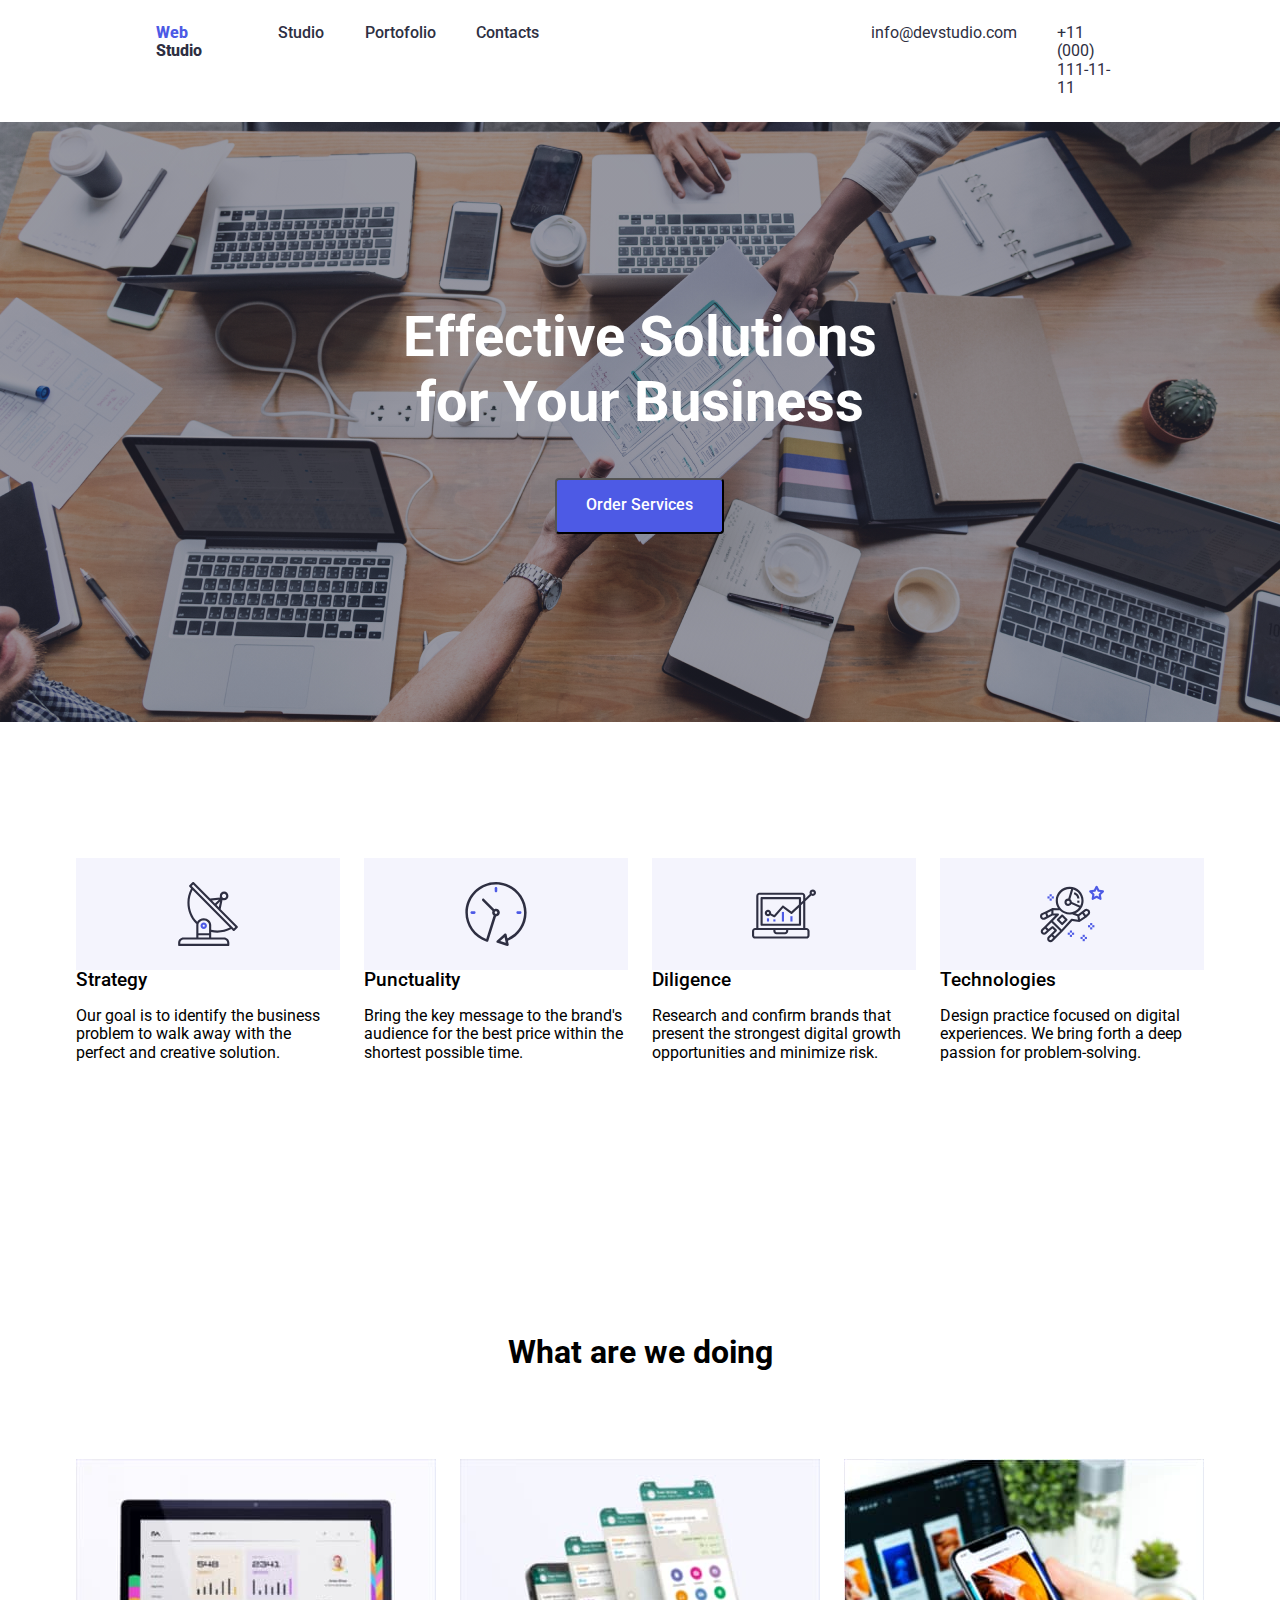
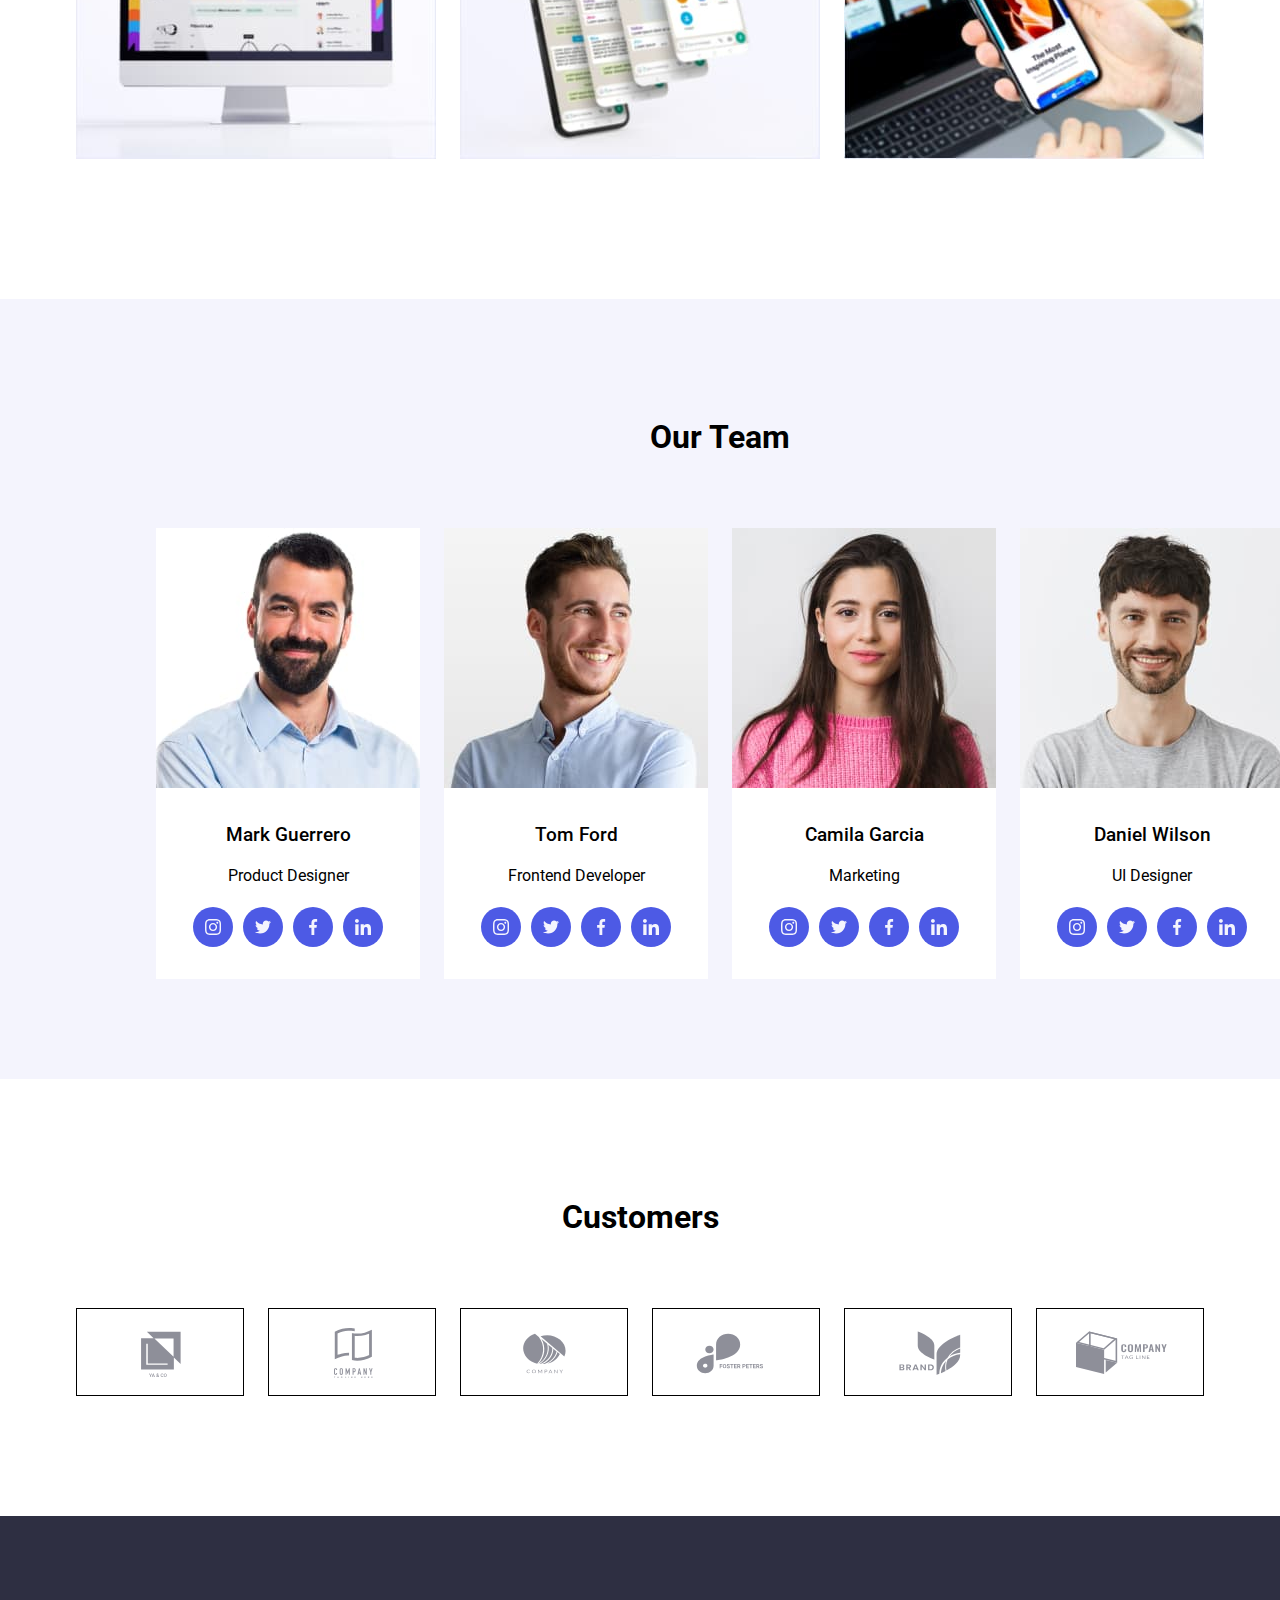
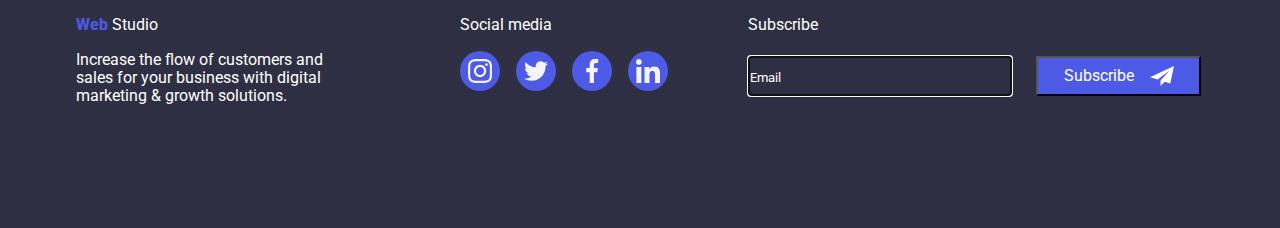
<file: index.html>
<!DOCTYPE html>
<html lang="en">
  <head>
    <meta charset="UTF-8" />
    <meta name="viewport" content="width=device-width, initial-scale=1.0" />
    <title>Tema 6</title>
    <link rel="preconnect" href="https://fonts.googleapis.com" />
    <link rel="preconnect" href="https://fonts.gstatic.com" crossorigin />
    <link
      href="https://fonts.googleapis.com/css2?family=Raleway:ital,wght@0,100..900;1,100..900&family=Roboto:ital,wght@0,100;0,300;0,400;0,500;0,700;0,900;1,100;1,300;1,400;1,500;1,700;1,900&display=swap"
      rel="stylesheet"
    />
    <link rel="stylesheet" href="css/style.css" />
    <link rel="stylesheet" href="css/modern.normalize.css" />
  </head>
  <body>
    <div class="container-index">
      <header class="index-header">
        <a class="logo" href="index.html">
          <span class="web">Web</span>
          <span class="studio">Studio</span>
        </a>

        <nav>
          <ul class="nav-bar">
            <li><a class="active-link" href="index.html">Studio</a></li>
            <li><a class="active-link" href="portfolio.html">Portofolio</a></span></li>
            <li><a class="active-link" href="contacts.html">Contacts</a></li>
          </ul>
        </nav>

        <a class="a-contact mail" href="mailto:info@devstudio.com"
          >info@devstudio.com</a
        >
        <a class="a-contact tel" href="tel:+11(000)111-11-11"
          >+11 (000) 111-11-11</a
        >
      </header>
    </div>

    <main>
      <div class="container-upperhero">
        <section class="font-hero-up">
          <div class="container-hero">
            <h1 class="h1-hero">Effective Solutions for Your Business</h1>
            <button class="button-1" type="button" data-modal-open>Order Services</button>
          </div>
              <div class="modal is-hidden" data-modal>
                <div class="modal-content">
                  <button class="close-btn" data-modal-close>&times;</button>
          <p class="modal-text"><strong>Leave your contacts and we will call you back</strong></p>
          <form name="signup_form" class="exemple-form">
            <div role="group" class="form-group">
              <label class="label-tag" for="name"><small>Name</small></label>
              <div class="input-modal">
              <svg class="icon-modal">
                <use href="/icons/symbol-defs4.svg#icon-Frame-1"></use>
                </svg>
              <input type="text" id="name" autocomplete="off" autofocus class="caret-form">
              </div>
            </div>
            <div role="group" class="form-group">
              <label class="label-tag" for="phone"><small>Phone</small></label>
              <div class="input-modal">
              <svg class="icon-modal">
                <use href="/icons/symbol-defs4.svg#icon-phone-black-18dp-1"></use>
                </svg>
              <input type="tel" id="phone" autocomplete="tel" autofocus class="caret-form">
              </div>
            </div>
            <div role="group" class="form-group">
              <label class="label-tag" for="email"><small>Email</small></label>
              <div class="input-modal">
              <svg class="icon-modal">
                <use href="/icons/symbol-defs4.svg#icon-email-black-18dp-1"></use>
                </svg>
              <input type="email" id="email" autocomplete="off" autofocus class="caret-form">
              </div>
            </div>
            <div role="group" class="form-group">
              <label class="label-tag" for="comment"><small>Comment</small></label>
              <textarea id="comment" autocomplete="off" placeholder="Text input" class="caret-form1" rows="5"></textarea>
            </div>
            <label class="agree-check">
            <input
          type="checkbox"
          class="checkmark"
          name="agreement"
          value="agree"
          />
          <span class="service-text">
          <small>I accept the terms and conditions of the <u><span class="text-check">Privacy Policy</span></u>.</small>
          </span>
            </label>
            <div class="modal-btn">
              <input class="modal-btn2" type="submit" value="Send">
            </div>
          </form>
                </div> 
              </div>
        </section>
      </div>
      <section class="section-describe">                      
            <div class="container-sh">
          <ul class="describe">
            <div class="sh-svg-list">
            <span class="svg-container">
            <svg class="icon-class">
                  <use class="icon-symbol" href="./icons/symbol-defs3.svg#icon-antenna1">
                  </use>
                </svg>
              </span>
          <li class="li-sub-hero lsh1">
              <h3 class="h3-sections">Strategy</h3>
              <p class="p-desciption">
                Our goal is to identify the business problem to walk away with
                the perfect and creative solution.
              </p>
              </div>            
          </li>
          <div class="sh-svg-list">
          <span class="svg-container">
          <svg class="icon-class">
                  <use class="icon-symbol" href="./icons/symbol-defs3.svg#icon-clock1"></use>
                  </use>
            </svg>
            </span>
            <li class="li-sub-hero lsh2">
              <h3 class="h3-sections">Punctuality</h3>
              <p class="p-desciption">
                Bring the key message to the brand's audience for the best price
                within the shortest possible time.
              </p> 
              </div>           
          </li>
          <div class="sh-svg-list">
          <span class="svg-container">
          <svg class="icon-class">
                  <use class="icon-symbol" href="./icons/symbol-defs3.svg#icon-diagram1">
                  </use>
            </svg>
            </span>            
          <li class="li-sub-hero lsh3">
              <h3 class="h3-sections">Diligence</h3>
              <p class="p-desciption">
                Research and confirm brands that present the strongest digital
                growth opportunities and minimize risk.
              </p>
              </div>
            </li>
            <div class="sh-svg-list">
              <span class="svg-container">
            <svg class="icon-class">
                  <use class="icon-symbol" href="./icons/symbol-defs3.svg#icon-astronaut1">
                  </use>
            </svg>
            </span>
            <li class="li-sub-hero">          
              <h3 class="h3-sections">Technologies</h3>
              <p class="p-desciption">
                Design practice focused on digital experiences. We bring forth a
                deep passion for problem-solving.
              </p>
              </div>
            </li>
          </ul>
        </div>
      </section>

      <section class="section-WAWD">
        <div class="container">
          <div class="cont-mis">
            <h2 class="h2-mission">What are we doing</h2>
          </div>
          <ul class="WAWD-img">
            <li class="li-WAWD1">
              <img src="images/Rectangle71.jpg" alt="img1" width="360" />
            </li>
            <li class="li-WAWD2">
              <img src="images/img2.jpg" alt="img2" width="360" />
            </li>
            <li class="li-WAWD3">
              <img src="images/img3.jpg" alt="img3" width="360" />
            </li>
          </ul>
        </div>
      </section>
      
      <section class="font-team">
            <h2 class="h2-mission">Our Team</h2>
          <ul class="team-list">
          <li class="team-member">
          <img src="images/img.jpg" alt="Mark" width="264" />
          <div class="cont-details-img">
            <h3 class="h3-names">Mark Guerrero</h3>
            <h4 class="h4-jobs">Product Designer</h4>
            <div class="icons-list">
              <a href="https://www.instagram.com/" target="_blank" class="icon" aria-label="instagram-link">
                <svg>
                  <use href="./icons/symbol-defs.svg#icon-instagram">
                  </use>
                </svg>
              </a>
              <a href="https://www.twitter.com/" target="_blank" class="icon" aria-label="twitter-link">
                <svg>
                  <use href="./icons/symbol-defs.svg#icon-twitter">
                  </use>
                </svg>
              </a>
              <a href="https://www.facebook.com/" target="_blank" class="icon" aria-label="facebook-link">
                <svg>
                  <use href="./icons/symbol-defs.svg#icon-facebook">                    
                  </use>
                </svg>
              </a>
              <a href="https://www.linkedin.com/" target="_blank" class="icon" aria-label="linkedin-link">
                <svg>
                  <use href="./icons/symbol-defs.svg#icon-linkedin">
                  </use>
                </svg>
              </a>
            </div>
          </li>
          </div>
          <li class="team-member">
          <img src="images/img(1).jpg" alt="Tom" width="264" />
          <div class="cont-details-img">
            <h3 class="h3-names">Tom Ford</h3>
            <h4 class="h4-jobs">Frontend Developer</h4>            <div class="icons-list">
              <a href="https://www.instagram.com/" target="_blank" class="icon" aria-label="instagram-link">
                <svg>
                  <use href="./icons/symbol-defs.svg#icon-instagram">
                  </use>
                </svg>
              </a>
              <a href="https://www.twitter.com/" target="_blank" class="icon" aria-label="twitter-link">
                <svg>
                  <use href="./icons/symbol-defs.svg#icon-twitter">
                  </use>
                </svg>
              </a>
              <a href="https://www.facebook.com/" target="_blank" class="icon" aria-label="facebook-link">
                <svg>
                  <use href="./icons/symbol-defs.svg#icon-facebook">                    
                  </use>
                </svg>
              </a>
              <a href="https://www.linkedin.com/" target="_blank" class="icon" aria-label="linkedin-link">
                <svg>
                  <use href="./icons/symbol-defs.svg#icon-linkedin">
                  </use>
                </svg>
              </a>
            </div>
          </li>
          </div>
          <li class="team-member">
          <img src="images/img(2).jpg" alt="Camila" width="264" />
          <div class="cont-details-img">
            <h3 class="h3-names">Camila Garcia</h3>
            <h4 class="h4-jobs">Marketing</h4>            <div class="icons-list">
              <a href="https://www.instagram.com/" target="_blank" class="icon" aria-label="instagram-link">
                <svg>
                  <use href="./icons/symbol-defs.svg#icon-instagram">
                  </use>
                </svg>
              </a>
              <a href="https://www.twitter.com/" target="_blank" class="icon" aria-label="twitter-link">
                <svg>
                  <use href="./icons/symbol-defs.svg#icon-twitter">
                  </use>
                </svg>
              </a>
              <a href="https://www.facebook.com/" target="_blank" class="icon" aria-label="facebook-link">
                <svg>
                  <use href="./icons/symbol-defs.svg#icon-facebook">                    
                  </use>
                </svg>
              </a>
              <a href="https://www.linkedin.com/" target="_blank" class="icon" aria-label="linkedin-link">
                <svg>
                  <use href="./icons/symbol-defs.svg#icon-linkedin">
                  </use>
                </svg>
              </a>
            </div>
          </li>
          </div>
          <li class="team-member">
          <img src="images/img(3).jpg" alt="Daniel" width="264" />
          <div class="cont-details-img">
            <h3 class="h3-names">Daniel Wilson</h3>
            <h4 class="h4-jobs">UI Designer</h4>            <div class="icons-list">
              <a href="https://www.instagram.com/" target="_blank" class="icon" aria-label="instagram-link">
                <svg>
                  <use href="./icons/symbol-defs.svg#icon-instagram">
                  </use>
                </svg>
              </a>
              <a href="https://www.twitter.com/" target="_blank" class="icon" aria-label="twitter-link">
                <svg>
                  <use href="./icons/symbol-defs.svg#icon-twitter">
                  </use>
                </svg>
              </a>
              <a href="https://www.facebook.com/" target="_blank" class="icon" aria-label="facebook-link">
                <svg>
                  <use href="./icons/symbol-defs.svg#icon-facebook">                    
                  </use>
                </svg>
              </a>
              <a href="https://www.linkedin.com/" target="_blank" class="icon" aria-label="linkedin-link">
                <svg>
                  <use href="./icons/symbol-defs.svg#icon-linkedin">
                  </use>
                </svg>
              </a>
            </div>
          </li>
          </ul>
          </div>
        </section>
      </div>

      <section class="customers">
            <h2 class="h2-mission">Customers</h2>
            <div class="logos-list">
              <li class="logo-simbol">
                <svg>
                  <use href="./icons/symbol-defs2.svg#icon-Logo-1" >
                  </use>
                </svg>
              </li>
              <li class="logo-simbol">
                <svg>
                  <use href="./icons/symbol-defs2.svg#icon-Logo-2" >
                  </use>
                </svg>
              </li>
              <li class="logo-simbol">
                <svg>
                  <use href="./icons/symbol-defs2.svg#icon-Logo-3" >
                  </use>
                </svg>
              </li>
              <li class="logo-simbol">
                <svg>
                  <use href="./icons/symbol-defs2.svg#icon-Logo-4" >
                  </use>
                </svg>
              </li>
              <li class="logo-simbol">
                <svg>
                  <use href="./icons/symbol-defs2.svg#icon-Logo-5" >
                  </use>
                </svg>
              </li>
              <li class="logo-simbol">
                <svg>
                  <use href="./icons/symbol-defs2.svg#icon-Logo-6" >
                  </use>
                </svg>
              </li>
            </ul>

      </section>
    </main>

    <div class="container-footer">
      <footer class="font-footer">
        <div>
        <span class="web">Web</span>
        <span class="studio-footer">Studio</span>
        <p class="p-desciption-footer">
          Increase the flow of customers and sales for your business with
          digital marketing & growth solutions.
        </p>
      </div>
        <div class="sm-div-footer">
        <span>
          <p class="sm-footer">
            Social media
          </p>
          <div class="sm-footer-list">
              <a href="https://www.instagram.com/" target="_blank" class="icon" aria-label="instagram-link">
                <svg class="svg-footer-list">
                  <use href="./icons/symbol-defs.svg#icon-instagram">
                  </use>
                </svg>
              </a>
              <a href="https://www.twitter.com/" target="_blank" class="icon" aria-label="twitter-link">
                <svg class="svg-footer-list">
                  <use href="./icons/symbol-defs.svg#icon-twitter">
                  </use>
                </svg>
              </a>
              <a href="https://www.facebook.com/" target="_blank" class="icon" aria-label="facebook-link">
                <svg class="svg-footer-list">
                  <use href="./icons/symbol-defs.svg#icon-facebook">                    
                  </use>
                </svg>
              </a>
              <a href="https://www.linkedin.com/" target="_blank" class="icon" aria-label="linkedin-link">
                <svg class="svg-footer-list">
                  <use href="./icons/symbol-defs.svg#icon-linkedin">
                  </use>
                </svg>
              </a>
            </div>
          </li>
          </div>
        </span><div class="sub+button-footer">
        <span>
          <p class="sub-footer">
            Subscribe
          </p>
              <label class="label-sub-tag" for="email"></label>
              <span class="sub-subscribe">
              <input type="email" id="email" autocomplete="off" placeholder="Email" autofocus class="label-input-subtag">
              <button class="sub-btn" type="button">Subscribe<svg class="icon-sub-btn">
                  <use class="icon-sub-btn2" href="./icons/symbol-defs4.svg#icon-Frame-3"></use>
                </svg></button>
              </span>
        </span></div></div>
      </footer>
    </div>
    <script src="./javascript/modal.js"></script>
  </body>
</html>
</file>
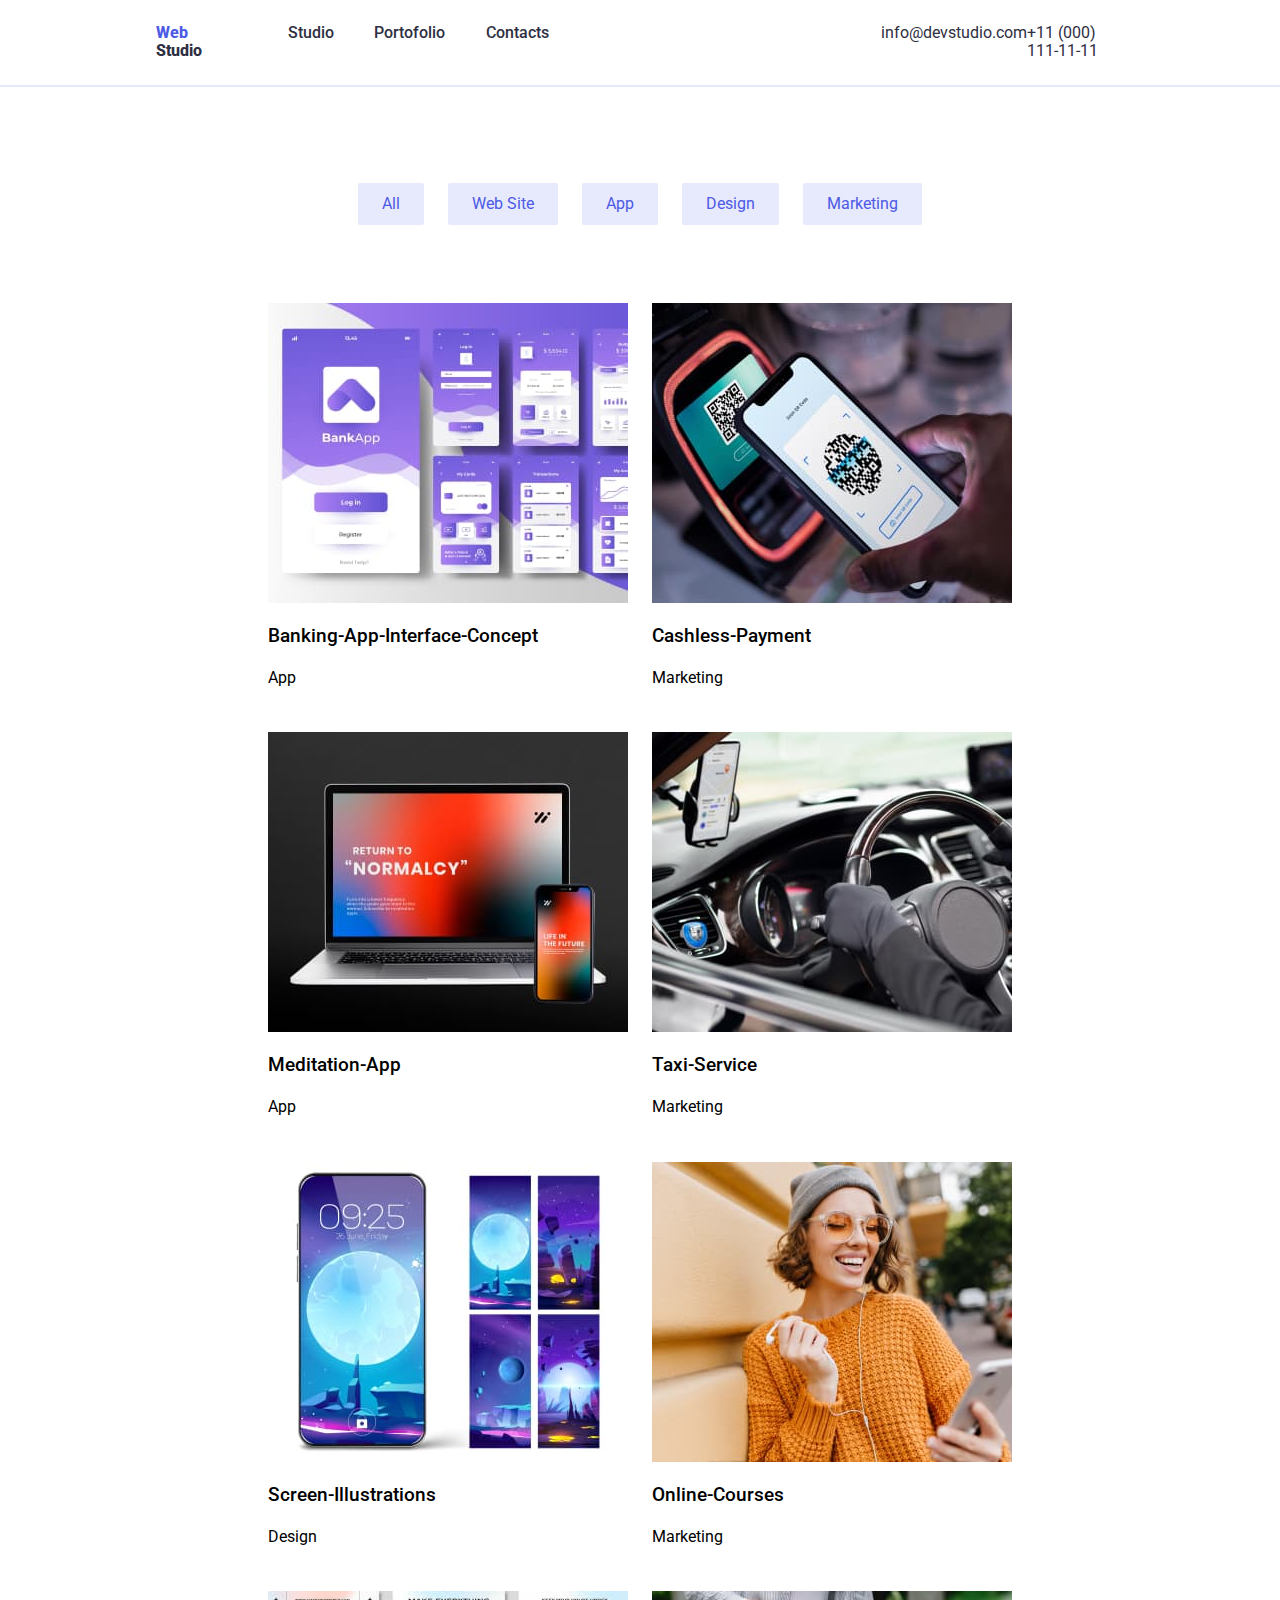
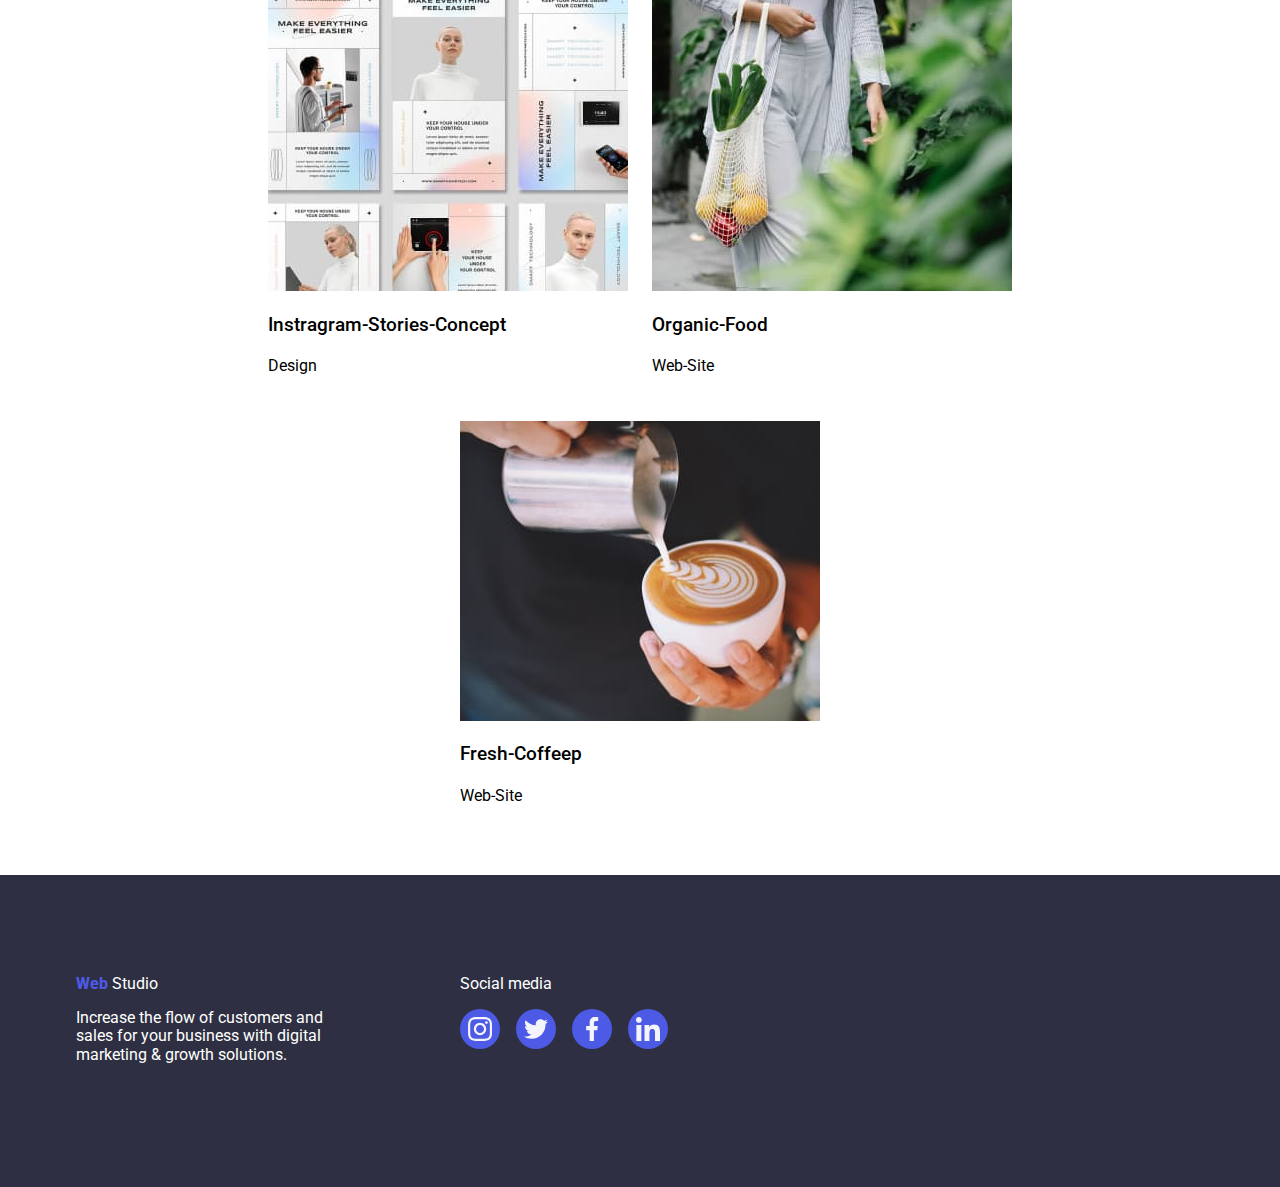
<file: portfolio.html>
<!DOCTYPE html>
<html lang="en">
  <head>
    <meta charset="UTF-8" />
    <meta name="viewport" content="width=device-width, initial-scale=1.0" />
    <title>Portofoliu t6</title>
    <link rel="preconnect" href="https://fonts.googleapis.com" />
    <link rel="preconnect" href="https://fonts.gstatic.com" crossorigin />
    <link
      href="https://fonts.googleapis.com/css2?family=Raleway:ital,wght@0,100..900;1,100..900&family=Roboto:ital,wght@0,100;0,300;0,400;0,500;0,700;0,900;1,100;1,300;1,400;1,500;1,700;1,900&display=swap"
      rel="stylesheet"
    />
    <link rel="stylesheet" href="css/style.css" />
    <link rel="stylesheet" href="css/modern.normalize.css" />
  </head>
  <body>
    <div class="container-index">
      <header class="global-header">
        <a class="logo" href="index.html">
          <span class="web">Web</span>
          <span class="studio">Studio</span>
        </a>

        <nav>
          <ul class="nav-bar">
            <li><a class="active-link" href="index.html">Studio</a></li>
            <li><a class="active-link" href="portfolio.html">Portofolio</a></li>
            <li><a class="active-link" href="contacts.html">Contacts</a></li>
          </ul>
        </nav>

        <a class="a-contact" href="mailto:info@devstudio.com"
          >info@devstudio.com</a
        >
        <a class="a-contact" href="tel:+11(000)111-11-11"
          >+11 (000) 111-11-11</a
        >
      </header>
    </div>
    <main>
      <section class="section-courses">
        <ul class="container-button">
          <li class="container-lib">
            <button class="button-category" type="button">All</button>
          </li>
          <li class="container-lib">
            <button class="button-category" type="button">Web Site</button>
          </li>
          <li class="container-lib">
            <button class="button-category" type="button">App</button>
          </li>
          <li class="container-lib">
            <button class="button-category" type="button">Design</button>
          </li>
          <li class="container-lib">
            <button class="button-category" type="button">Marketing</button>
          </li>
        </ul>
      </section>
      <section class="section-courses">
        <ul class="container-courses">
          <li class="cards-li">
            <div class="img-overlay">
            <img
              src="images/img(4)(1).jpg"
              alt="Banking"
              width="360"
              height="300"
            />
            <div class="overlay">
              <p class="overlay-text">Text</p>
            </div>
            </div>
            <h3 class="h3-courses">Banking-App-Interface-Concept</h3>
            <h4 class="h4-clas">App</h4>
          </li>
          <li class="cards-li">
            <div class="img-overlay">
            <img
              src="images/img(5)(1).jpg"
              alt="Cashless"
              width="360"
              height="300"
            />
            <div class="overlay">
              <p class="overlay-text">14 Stylish and User-Friendly App Design Concepts · Task Manager App · Calorie Tracker App · Exotic Fruit Ecommerce App · Cloud Storage App</p>
            </div>
            </div>
            <h3 class="h3-courses">Cashless-Payment</h3>
            <h4 class="h4-clas">Marketing</h4>
          </li>
          <li class="cards-li">
            <div class="img-overlay">
            <img
              src="images/img(6)(1).jpg"
              alt="Meditation"
              width="360"
              height="300"
            />
            <div class="overlay">
              <p class="overlay-text">Text</p>
            </div>
            </div>
            <h3 class="h3-courses">Meditation-App</h3>
            <h4 class="h4-clas">App</h4>
          </li>
          <li class="cards-li">
            <div class="img-overlay">
            <img
              src="images/img(7)(1).jpg"
              alt="Taxi"
              width="360"
              height="300"
            />
            <div class="overlay">
              <p class="overlay-text">Text</p>
            </div>
            </div>
            <h3 class="h3-courses">Taxi-Service</h3>
            <h4 class="h4-clas">Marketing</h4>
          </li>
          <li class="cards-li">
            <div class="img-overlay">
            <img
              src="images/img(8)(1).jpg"
              alt="Screen"
              width="360"
              height="300"
            />
            <div class="overlay">
              <p class="overlay-text">Text</p>
            </div>
            </div>
            <h3 class="h3-courses">Screen-Illustrations</h3>
            <h4 class="h4-clas">Design</h4>
          </li>
          <li class="cards-li">
            <div class="img-overlay">
            <img
              src="images/img(9)(1).jpg"
              alt="Online"
              width="360"
              height="300"
            />
            <div class="overlay">
              <p class="overlay-text">Text</p>
            </div>
            </div>
            <h3 class="h3-courses">Online-Courses</h3>
            <h4 class="h4-clas">Marketing</h4>
          </li>
          <li class="cards-li">
            <div class="img-overlay">
            <img
              src="images/img(10)(1).jpg"
              alt="Instragram"
              width="360"
              height="300"
            />
            <div class="overlay">
              <p class="overlay-text">Text</p>
            </div>
            </div>
            <h3 class="h3-courses">Instragram-Stories-Concept</h3>
            <h4 class="h4-clas">Design</h4>
          </li>
          <li class="cards-li">
            <div class="img-overlay">
            <img
              src="images/img(11)(1).jpg"
              alt="Organic"
              width="360"
              height="300"
            />
            <div class="overlay">
              <p class="overlay-text">Text</p>
            </div>
            </div>
            <h3 class="h3-courses">Organic-Food</h3>
            <h4 class="h4-clas">Web-Site</h4>
          </li>
          <li class="cards-li">
            <div class="img-overlay">
            <img
              src="images/img(12)(1).jpg"
              alt="Fresh"
              width="360"
              height="300"
            />
            <div class="overlay">
              <p class="overlay-text">Text</p>
            </div>
            </div>
            <h3 class="h3-courses">Fresh-Coffeep</h3>
            <h4 class="h4-clas">Web-Site</h4>
          </li>
        </ul>
      </section>
    </main>

    <div class="container-footer">
      <footer class="font-footer">
        <div>
        <span class="web">Web</span>
        <span class="studio-footer">Studio</span>
        <p class="p-desciption-footer">
          Increase the flow of customers and sales for your business with
          digital marketing & growth solutions.
        </p>
      </div>
         <div class="sm-div-footer">
        <span>
          <p class="sm-footer">
            Social media
          </p>
          <div class="sm-footer-list">
              <a href="https://www.instagram.com/" target="_blank" class="icon" aria-label="instagram-link">
                <svg class="svg-footer-list">
                  <use href="./icons/symbol-defs.svg#icon-instagram">
                  </use>
                </svg>
              </a>
              <a href="https://www.twitter.com/" target="_blank" class="icon" aria-label="twitter-link">
                <svg class="svg-footer-list">
                  <use href="./icons/symbol-defs.svg#icon-twitter">
                  </use>
                </svg>
              </a>
              <a href="https://www.facebook.com/" target="_blank" class="icon" aria-label="facebook-link">
                <svg class="svg-footer-list">
                  <use href="./icons/symbol-defs.svg#icon-facebook">                    
                  </use>
                </svg>
              </a>
              <a href="https://www.linkedin.com/" target="_blank" class="icon" aria-label="linkedin-link">
                <svg class="svg-footer-list">
                  <use href="./icons/symbol-defs.svg#icon-linkedin">
                  </use>
                </svg>
              </a>
            </div>
          </li>
          </div>
        </span></div>
      </footer>
    </div>
  </body>
</html>
</file>
<file: css/style.css>
:root {
    color: rgb(0, 0, 0);
    --link-color-hover: black ;
    --heading-font-family:"Raleway", sans-serif;
    --text-font-family:"Roboto", sans-serif;
    --transition: 250ms cubic-bezier(0.4, 0, 0.2,1)
}

* {
    font-family: var(--text-font-family);
}

ul {
    list-style-type:none;
}

a {
    text-decoration: none;
    color: #2E2F42;
}

.global-header .main-nav a:hover {
    color: var(--link-color_hover): #000000
    cursor: pointer;
}

.button{
    background-color: #4D5AE5 ;
    /* Culoarea dorită când butonul este apăsat */
    color: white;
    /* Culoarea textului pentru contrast */
    border-width: 0.5px;
    cursor: pointer;
}

.web,
.studio{
    --heading-font-family: "Raleway", sans-serif;
    font-weight: 800;
    text-decoration: none;
    color: #000000;
   
}

.web{
    color: #4D5AE5;
}

.studio{
    color: #2E2F42;
    margin: -0.25%;
}

.nav-bar,
.nav-bar:visited{
    --text-font-family:"Roboto"sans-serif;
    font-weight: 500;
}

.a-contact{
    --text-font-family: "Roboto" sans-serif;
    font-weight: 400;
}

.h1-hero{
    --text-font-family: "Roboto" sans-serif;
    font-weight: 700;
    color: white;
    margin: 188px 472px 48px 472px;
    width: 496px;
    height: 120px;
    display: flex;
    justify-content: center;
    align-items: center;
    font-size: 56px;
    text-align: center;
}

.button-1,
.button-category:active{
    --text-font-family: "Roboto" sans-serif;
    color: white;
    font-weight: 500;
    background-color: #4D5AE5;
    border-radius: 4px;
    padding: 10px;
}

.button-1{
    margin: 0px 635px 188px 635px ;
    width: 169px;
    height: 56px;
}

.button-1:hover,
.button-category:hover{
    cursor: pointer;
}

.button-1:active{
    background-color: #ffffff;
    color: #4D5AE5;
}

.button-category:active {
    background-color: #4D5AE5;
    color: #ffffff;
    
}

.button-category{
    color: #4D5AE5;
    background-color: #E7E9FC;
    border-radius: 2px;
    padding: 12px 24px 12px 24px;
    border: #9aa3ee;
}

.h3-names{
    --text-font-family: "Roboto" sans-serif;
    font-weight: 500;
    margin-top: 0%;
    padding-top: 32px;
}

.h3-sections,
.h3-courses{
    --text-font-family:"Roboto"sans-serif;
    font-weight: 500;
}

.h3-sections{
    margin-bottom: 8px;
    margin-top: 0px;
}

.p-description{
    color: black;
    margin-top: 8px;
}
.p-desciption-footer{
    color: rgb(255, 255, 255);
    height: 72px;
    width: 264px;

}

.h4-jobs,
.h4-clas{
    --text-font-family: "Roboto" sans-serif;
    font-weight: 400;
}

.h2-mission{
    --text-font-family: "Roboto" sans-serif;
    font-weight: 700;
    display: flex;
    justify-content: center;
    margin: 0px;
    padding-top: 120px;
    font-size: 32px;
}

.h1,
.h2,
.h3,
.h4,
.h5,
.h6,
.p,
.ul {
    margin: 0;
    padding: 0;
    list-style: none;
}

.container-index{
    display: flex;
    justify-content: center;
}

.font-hero{
    background-color: #2E2F42;
    width: 1440px;
    top: 72px;
    height: 312px;
    padding: 100px 1020px 100px 156px;
}

.font-hero-up{
    background-color: #2E2F42;
    width: 1440px;
    height: 600px;
    
}

.container-hero{
    justify-content: center;
    align-content: center;
    display: flex;
    flex-wrap: wrap;
    height: 600px;
    flex-direction: column;
    background: linear-gradient(rgba(46, 47, 66, 0.5), rgba(46, 47, 66, 0.5)), url("../images/people-office1.jpg");

}

.container-upperhero{
    display: flex;
    justify-content: center;
}

.font-footer{
    background-color: #2E2F42;
    width: 1440px;
    top: 2280px;
    height: 312px;
    padding: 100px 1020px 100px 156px;
    display: flex;
    gap: 80px;
}

.studio-footer{
    color: white;
}

.font-team{
    display: block;
    background-color: #F4F4FD;
    margin: auto;
    height: 780px;
    width: 1440px;


}

.container-team{
    display: flex;
    justify-content: center;
    width: 1440px;
}

.index-header{
    display: inline-flex;
    justify-content: space-between;
    width: 1440px;
    padding: 24px 156px;
    border-color: #E7E9FC;
}

.global-header{
    border-bottom: 2px solid #E7E9FC;
    display: inline-flex;
    justify-content: space-between;
    width: 1440px;
    padding: 24px 156px;
}

.nav-bar{
    display: inline-flex;
    justify-content: space-between;
    width: 261px;
    margin: 0px 332px 0px 76px;
    padding: 0px;
}

.mail{
    margin-right:40px;
}


.section-describe{
    display: cl;
    justify-content: center;
    margin: 120px 156px;    
}
.container{
    width: 1128px;
}

.container-sh{
    display: flex;
    justify-content: center;
}

.describe{
    display: flex;
    padding: 0px;
}
.li-sub-hero{
    width: 264px;
}

.lsh1,
.lsh2,
.lsh3{
    margin-right: 24px;
}

.cont-mis{
    display: flex;
    justify-content: center;
}

.section-WAWD{
    display: flex;
    justify-content: center;
    align-items: center;
}

.WAWD-img{
    display: inline-flex;
    padding: 0px;
}

.li-WAWD1,
.li-WAWD3{
    margin: 72px 0px 120px 0px
}
.li-WAWD2{
    margin: 72px 24px 120px 24px;
}

.team-list{
    display: flex;
    justify-content: center;
    flex-wrap: wrap;
    align-content: center;
    gap: 24px;
    padding: 0%;
    margin: 72px 0px 120px 0px;
}

.div-team{
    display: flex;
    justify-content: center;
    background-color: #F4F4FD;
    display: flex;
    flex-direction: column;
    align-content: center;
    width: 1440px;
}

.container-team{
    display: flex;
    flex-wrap: wrap;
    align-content: center;
    gap: 24px;
    margin: 72px 0px 120px;
}

.team-title{
    display: flex;
    justify-content: center;
}

.team-member{
    background-color: #ffffff;
}

.cont-details-img{
    text-align: center;
}

.container-footer{
    display: flex;
    justify-content: center;
  }

.container-button{
    display: flex;
    justify-content: center;
    gap: 24px;
    width: 586px;
    height: 48px;
    margin: 96px 168px 0px 168px;
    padding: 0px;
}

.container-lib{
    margin: 12px 24px 12px 24px;
    font-size: 16px;
    border-radius: 4px;
    border: 1px;
    margin: 0%;
}

.button-category:hover{
    box-shadow: 0px 2px 1px 0px rgba(46, 47, 66, 0.08), 0px 1px 1px 0px rgba(46, 47, 66, 0.16), 0px 1px 6px 0px rgba(46, 47, 66, 0.08);
}

.container-courses{
    display: flex;    
    justify-content: center;
    align-content: center;
    flex-wrap: wrap;
    gap: 24px;
    width: 1128px;
    padding: 0%;
    margin: 72px 156px 48px 156px;
}

.section-courses{
    display: flex;
    justify-content: center;
}

.icons-list{
    gap: 10px;
    display: flex;
    margin-top: 8px;
    justify-content: center;
    padding-bottom: 32px;
}

.icons-list .icon svg {
    width: 16px;
    height: 16px;
}

.icon{
    width: 40px;
    height: 40px;
    background-color: #4D5AE5;
    border-radius: 50%;
    display: flex;
    justify-content: center;
    align-items: center;
}

.logos-list{
    display: flex;
    justify-content: center;
    margin: 72px 0px 120px 0px;
    gap: 24px;

}

.logo-simbol{
    width: 168px;
    height: 88px;
    border: 1px solid;
    display: flex;
    padding: 16px 32px;
    
}

.sm-footer{
    color: #ffffff;
    margin-top: 0%;
}

.sm-footer-list{
    display: flex;
    gap: 16px;
    margin-top: 16px;

}

.sm-div-footer{
    padding-top: 0%;
    width: 208px;
    height: 80px;
    margin-left: 40px;
}

.svg-footer-list{
    width: 24px;
    height: 24px;
}

.icon-class{
    background-color: #F4F4FD;
    gap: 24px;
    width: 64px;
    height: 64px;
    
}

.icon-symbol{
    width: 64px;
    height: 64px;
}

.sh-svg-list{
    display: block;
}

.svg-container{
    background-color: #F4F4FD;
    width: 264px;
    height: 112px;
    display: flex;
    justify-content: center;
    align-items: center;
}
  
.cards-li:hover{
    cursor: pointer;
    box-shadow: 0px 2px 1px 0px rgba(46, 47, 66, 0.08), 0px 1px 1px 0px rgba(46, 47, 66, 0.16), 0px 1px 6px 0px rgba(46, 47, 66, 0.08);
}

.is-hidden{
    visibility: hidden;
    transform: scale(1.1);
}

.modal{
    background: rgba(46, 47, 66, 50%);
    position: fixed;
    top: 0;
    left: 0;
    width: 100vw;
    height: 100vh;
    display: flex;
    justify-content: center;
    align-items: center;
    transition: transform var(--transition);
}

.modal-content{
    margin: 0 auto;
    padding: 24px;
    background-color: white;
    width: 408px;
    height: 584px;
    position: relative;
}

.close-btn{
    background-color: #E7E9FC;
    border-radius: 50%;
    color: #2E2F42;
    outline: none;
    position: absolute;
    top: 24px;
    right: 24px;
    border-color: #000000;
    border: 1px;
    height: 24px;
    width: 24px;
}

.overlay{
    display: flex;
    justify-content: center;
    top: 0px;
    height: 420px;
    width: 360px;
    position: absolute;
    background-color: #4D5AE5;
    opacity: 1;
    transform: translateY(101%);
    transition: transform 250ms cubic-bezier(0.4, 0, 0.2, 1);
}

.img-overlay:hover .overlay {
    transform: translateY(0px);
}

.img-overlay {
    position: relative;
    overflow: hidden;
}

.overlay-text{
    color: white;
    width: 296px;
    height: 96px;
}

.active-link:hover{
    color: #404bbf;
}

.active-link::after {
    content: "";
    display: block;
    position: relative;
    background-color: #404bbf;
    height: 4px;
    width: 100%;
    left: 0;
    bottom: -23px;
    opacity: 0;
    transition: 0.2s;
}

.active-link:hover::after{
    opacity: 1;
}

.form-group{
    display: flex;
    flex-direction: column;
}

.modal-text{
    display: flex;
    justify-content: center;
    height: 24px;
    width: 360px;
    margin-top: 48px;
}

.label-tag{
    margin: 16px 0px 4px 0px;
    color: #8E8F99;
}

.modal-btn{
    margin: 24px 96px 24px 96px;
}

.modal-btn2:hover{
    cursor: pointer;
}

.modal-btn2{
    display: flex;
    justify-content: center;
    width: 169px;
    height: 56px;
    color: white;
    background-color: #4D5AE5;
    border: 0;
    box-shadow: 0px 1px 1px 0px rgba(0, 0, 0, 0.14), 0px 1px 3px 0px rgba(0, 0, 0, 0.12);
    border-radius: 4px;
}

::placeholder {
    font-size: small;}

.caret-form{
    color: #2e2f42;
    width: 360px;
    padding-left: 20px;
}

.caret-form1{
    width: 360px;
}

.icon-modal{
    width: 20px;
    height: 20px;
    position: absolute;
}

?

.checkmark{
    margin-top: 16px;
    width: 16px;
    height: 16px;
}

.checkmark:hover{
    cursor: pointer;
}

.agree-check{
    display: inline-flex;
    justify-content: center;
    align-items: flex-end;
}

.service-text{
    display: inline-flex;
    width: 338px;
    height: 16px;
    align-content: center;
    flex-wrap: wrap;
    margin-left: 8px;
}

.text-check{
    color: #4D5AE5;
    text-decoration: underline;
}

.text-check:hover{
    cursor: pointer;
}

.sub-footer{
    color: white;
    width: 75px;
    height: 24px;
    margin-bottom:16px;
    margin-top: 0%;

}

.label-input-subtag{
    background-color: #2E2F42;
    border-color: white;
    width: 264px;
    height: 40px;
    padding: 0%;
}

.label-input-subtag::placeholder{
    color: white;
    width: 36px;
    height: 24px;
}

.sub-btn{
    background-color: #4D5AE5;
    color: white;
    width: 165px;
    height: 40px;
    display: inline-flex;
    justify-items: center;
    align-items: center;
    justify-content: center;
    gap: 16px;
}

.sub-btn:hover{
    cursor: pointer;
}

.sub-subscribe{
    display:flex ;
    gap: 24px;
}

.icon-sub-btn{
    fill: white;
    width: 24px;
    height: 24px;
}

.icon-sub-footer{
    position: relative;
    display: flex;
    align-items: center;
    justify-content: center;
}
</file>
